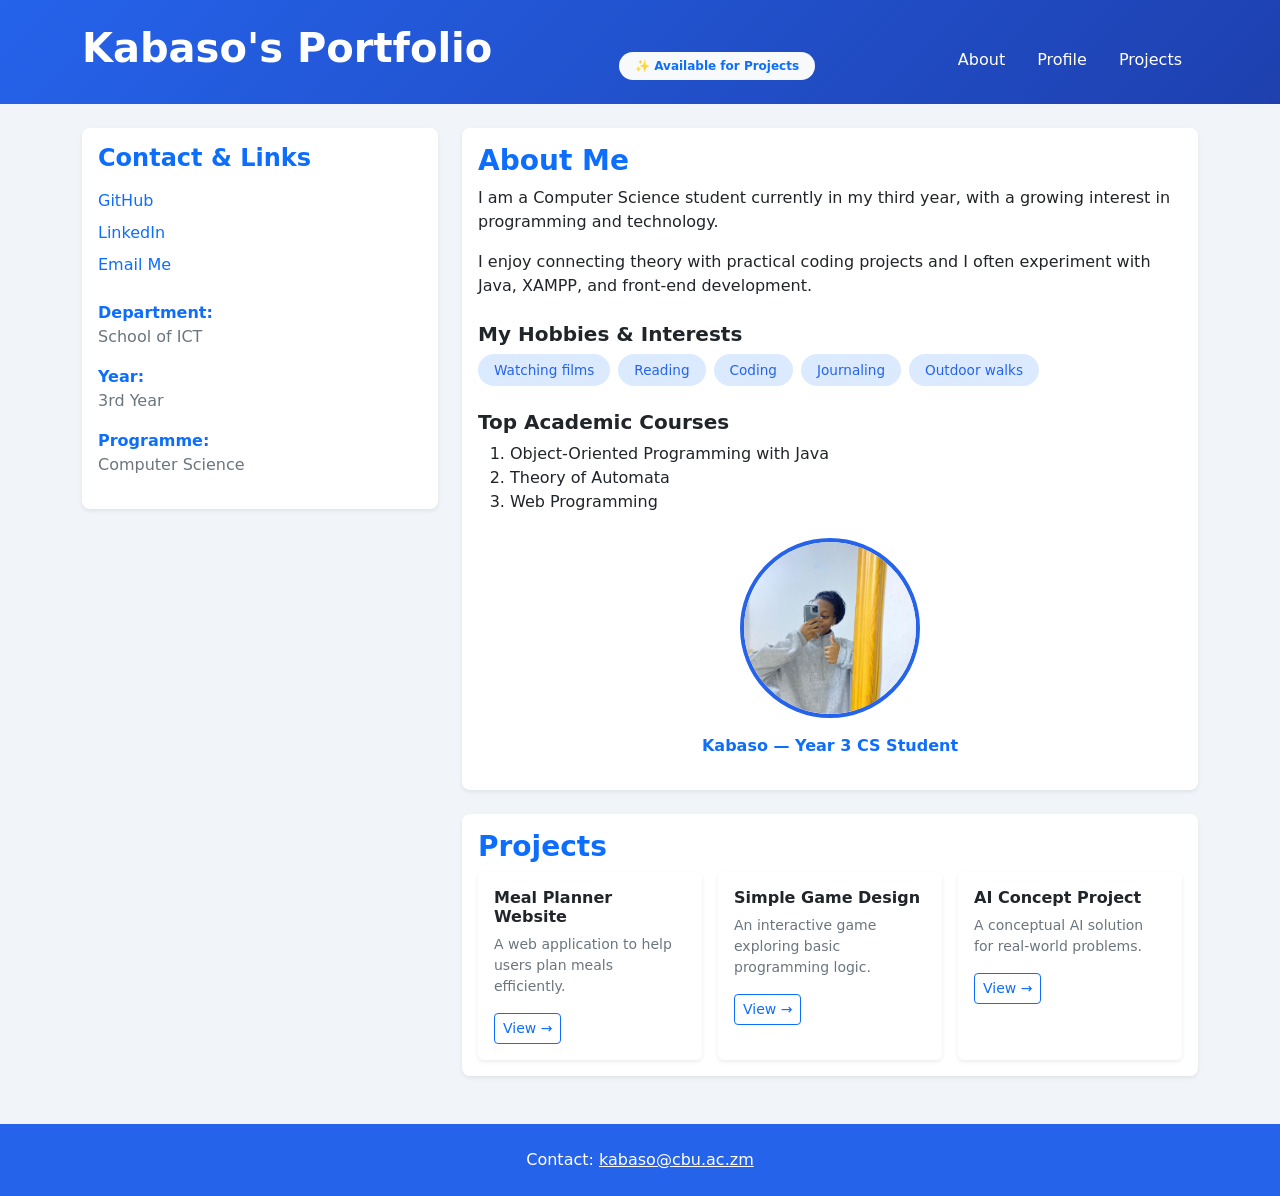
<file: bootstrap-profile.html>
<!DOCTYPE html>
<html lang="en">
<head>
    <meta charset="UTF-8">
    <meta name="viewport" content="width=device-width, initial-scale=1.0">
    <title>Kabaso's Profile</title>
  
    <link href="https://cdn.jsdelivr.net/npm/bootstrap@5.3.0/dist/css/bootstrap.min.css" rel="stylesheet">
    <style>
        body {
            background: #f1f5f9;
        }
        .hero-bg {
            background: linear-gradient(135deg, #2563eb, #1e40af);
        }
        .skill-badge {
            background: #dbeafe;
            color: #2563eb;
            padding: 6px 16px;
            border-radius: 50px;
            font-size: 0.85rem;
            display: inline-block;
        }
        .profile-img {
            width: 180px;
            height: 180px;
            object-fit: cover;
            border-radius: 50%;
            border: 4px solid #2563eb;
        }
    </style>
</head>
<body>


    <div class="hero-bg text-white py-4 mb-4">
        <div class="container">
            <div class="d-flex justify-content-between align-items-end flex-wrap gap-3">
                <h1 class="fw-bold">Kabaso's Portfolio</h1>
                <span class="badge bg-light text-primary px-3 py-2 rounded-pill">✨ Available for Projects</span>
                <ul class="nav">
                    <li class="nav-item"><a href="#about" class="nav-link text-white">About</a></li>
                    <li class="nav-item"><a href="#profile" class="nav-link text-white">Profile</a></li>
                    <li class="nav-item"><a href="#projects" class="nav-link text-white">Projects</a></li>
                </ul>
            </div>
        </div>
    </div>

 
    <div class="container mb-5">
        <div class="row g-4">
            
            <div class="col-md-4">
                <div class="card shadow-sm border-0 rounded-3">
                    <div class="card-body">
                        <h2 class="h4 text-primary fw-bold mb-3">Contact & Links</h2>
                        <div class="d-flex flex-column gap-2 mb-4">
                            <a href="https://github.com/kabasochisonga" class="text-decoration-none">GitHub</a>
                            <a href="https://www.linkedin.com/in/kabaso-chisonga-120521349/" class="text-decoration-none">LinkedIn</a>
                            <a href="mailto:kabaso@cbu.ac.zm" class="text-decoration-none">Email Me</a>
                        </div>
                        <dl>
                            <dt class="text-primary fw-bold">Department:</dt>
                            <dd class="text-secondary">School of ICT</dd>
                            <dt class="text-primary fw-bold mt-3">Year:</dt>
                            <dd class="text-secondary">3rd Year</dd>
                            <dt class="text-primary fw-bold mt-3">Programme:</dt>
                            <dd class="text-secondary">Computer Science</dd>
                        </dl>
                    </div>
                </div>
            </div>

            <div class="col-md-8">
                <div class="card shadow-sm border-0 rounded-3 mb-4">
                    <div class="card-body">
                        <h2 class="h3 text-primary fw-bold">About Me</h2>
                        <p>I am a Computer Science student currently in my third year, with a growing interest in programming and technology.</p>
                        <p>I enjoy connecting theory with practical coding projects and I often experiment with Java, XAMPP, and front-end development.</p>

                        <h3 class="h5 fw-bold mt-4">My Hobbies & Interests</h3>
                        <div class="d-flex flex-wrap gap-2 mb-4">
                            <span class="skill-badge">Watching films</span>
                            <span class="skill-badge">Reading</span>
                            <span class="skill-badge">Coding</span>
                            <span class="skill-badge">Journaling</span>
                            <span class="skill-badge">Outdoor walks</span>
                        </div>

                        <h3 class="h5 fw-bold mt-3">Top Academic Courses</h3>
                        <ol class="mb-4">
                            <li>Object-Oriented Programming with Java</li>
                            <li>Theory of Automata</li>
                            <li>Web Programming</li>
                        </ol>

                        <div class="text-center mt-4">
                            <img src="Kabaso.jpeg" alt="Kabaso" class="profile-img mb-2">
                            <p class="text-primary fw-bold mt-2">Kabaso — Year 3 CS Student</p>
                        </div>
                    </div>
                </div>

                <div class="card shadow-sm border-0 rounded-3">
                    <div class="card-body">
                        <h2 class="h3 text-primary fw-bold">Projects</h2>
                        <div class="row g-3">
                            <div class="col-md-4">
                                <div class="card h-100 border-0 shadow-sm">
                                    <div class="card-body">
                                        <h3 class="h6 fw-bold">Meal Planner Website</h3>
                                        <p class="small text-secondary">A web application to help users plan meals efficiently.</p>
                                        <a href="#" class="btn btn-sm btn-outline-primary">View →</a>
                                    </div>
                                </div>
                            </div>
                            <div class="col-md-4">
                                <div class="card h-100 border-0 shadow-sm">
                                    <div class="card-body">
                                        <h3 class="h6 fw-bold">Simple Game Design</h3>
                                        <p class="small text-secondary">An interactive game exploring basic programming logic.</p>
                                        <a href="#" class="btn btn-sm btn-outline-primary">View →</a>
                                    </div>
                                </div>
                            </div>
                            <div class="col-md-4">
                                <div class="card h-100 border-0 shadow-sm">
                                    <div class="card-body">
                                        <h3 class="h6 fw-bold">AI Concept Project</h3>
                                        <p class="small text-secondary">A conceptual AI solution for real-world problems.</p>
                                        <a href="#" class="btn btn-sm btn-outline-primary">View →</a>
                                    </div>
                                </div>
                            </div>
                        </div>
                    </div>
                </div>
            </div>
        </div>
    </div>

    <footer class="text-center py-4 mt-4" style="background: #2563eb;">
        <p class="text-white mb-0">Contact: <a href="mailto:kabaso@cbu.ac.zm" class="text-white text-decoration-underline">kabaso@cbu.ac.zm</a></p>
    </footer>

    <script src="https://cdn.jsdelivr.net/npm/bootstrap@5.3.0/dist/js/bootstrap.bundle.min.js"></script>
</body>
</html>
</file>
